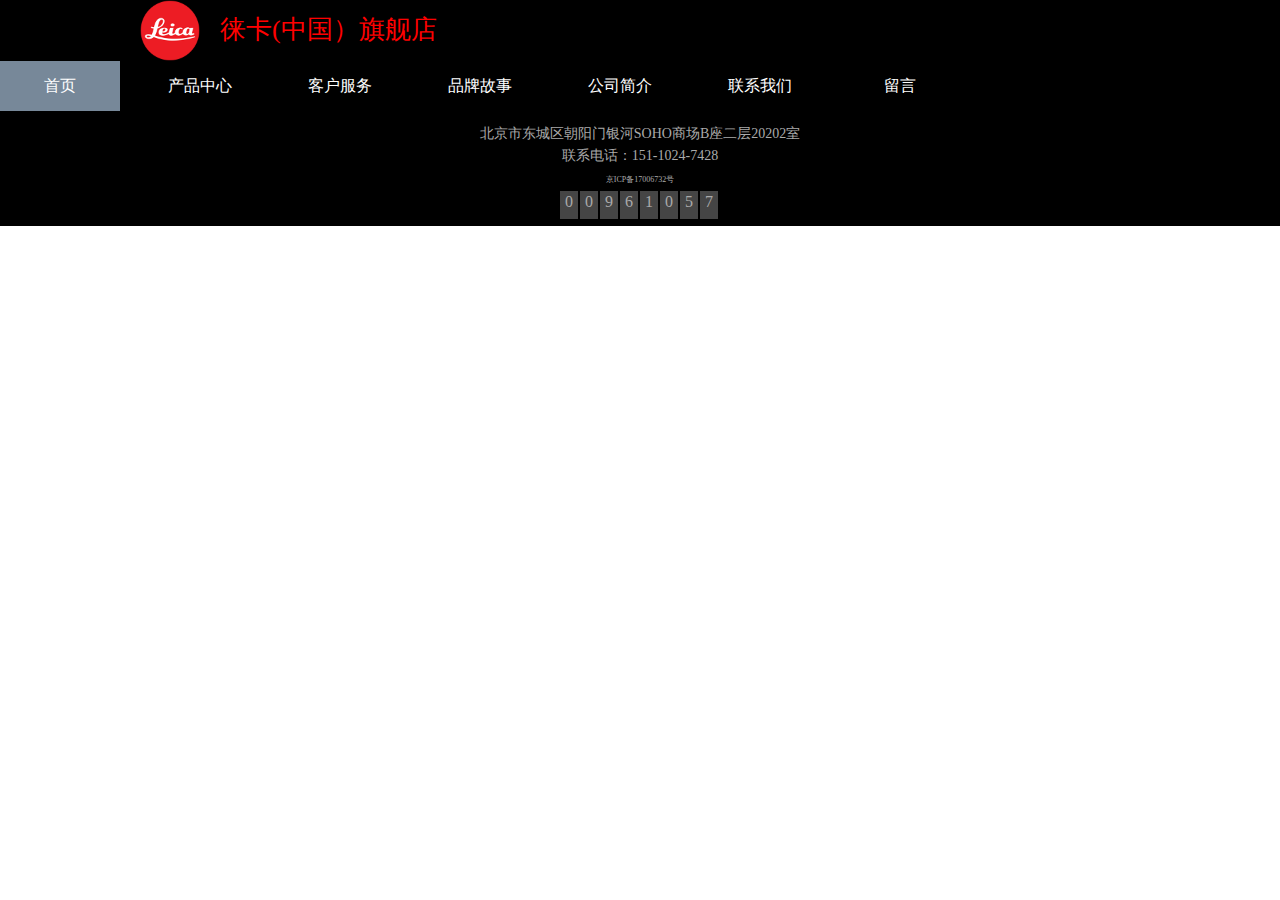
<file: about us.html>
<!DOCTYPE html>
<html>
	<head>
		<meta charset="UTF-8">
		<title></title>
		<link rel="stylesheet" href="css/all.css" />
		<link rel="stylesheet" type="text/css" href="css/product.css"/>
	</head>
	<body>
		<div id="header_wai">
		<div id="header">
			<div id="logo">
				<img src="img/logo.png" style="width:60px;height: 61px;float: left;margin-left: 140px;margin-right: 20px;"/>
				<h1 class="font">徕卡(中国）旗舰店
				</h1>
			</div>
			<div id="nav" style="height: 50px;">
				<ul class="list">
					<li class="tglCol"><a href="#">首页</a></li>
					<li><a href="brand.html">产品中心</a>	<ul class="nList">
						<div class="triangle"></div>
						<li><a href="">徕卡S系列</a></li>
						<li><a href="">徕卡SL系列</a></li>
						<li><a href="">徕卡M系列</a></li>
						<li><a href="">徕卡Q系列</a></li>
						<li><a href="">徕卡T系列</a></li>
						<li><a href="">徕卡X系列</a></li>
						<li><a href="">便携式相机</a></li>
						<li><a href="">苏哈相机</a></li>
					</ul></li>
				
						<li><a href="serve.html">客户服务</a>
						<ul class="nList">
						<div class="triangle"></div>
						<li><a href="">维修保养</a></li>
						
					</ul>
					</li>
					<li><a href="product.html">品牌故事</a></li>
					<li><a href="synopsis.html">公司简介</a></li>
					<li><a href="contact us.html">联系我们</a></li>
					<li><a href="leave word.html">留言</a></li>
				</ul>
			</div>
		</div>
	</div>
	<div id="footer">
			<div id="footer_btm">
				北京市东城区朝阳门银河SOHO商场B座二层20202室<br>
				联系电话：151-1024-7428<br>
				<span>京ICP备17006732号</span><br>
				<ul>
					<li>0</li>
					<li>0</li>
					<li>9</li>
					<li>6</li>
					<li>1</li>
					<li>0</li>
					<li>5</li>
					<li>7</li>
				</ul>
			</div>
		</div>
	</body>
</html>
</file>
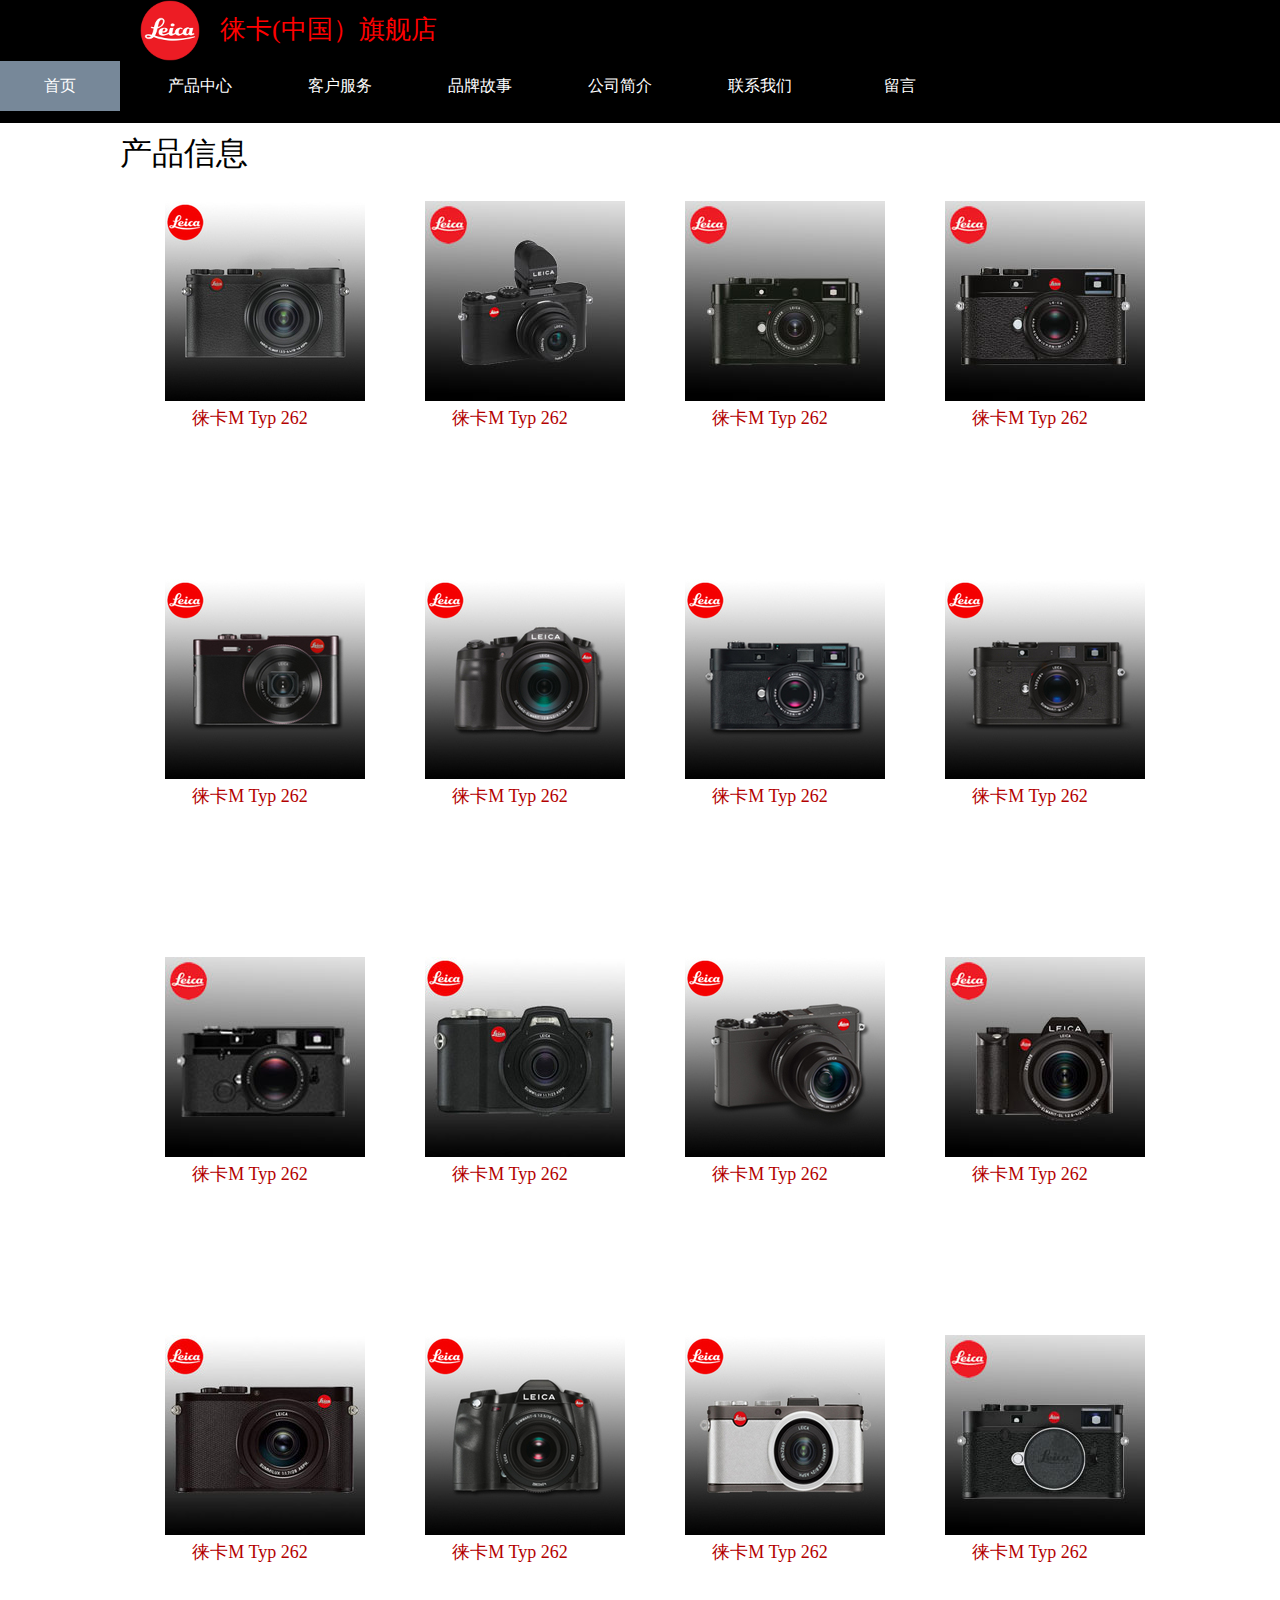
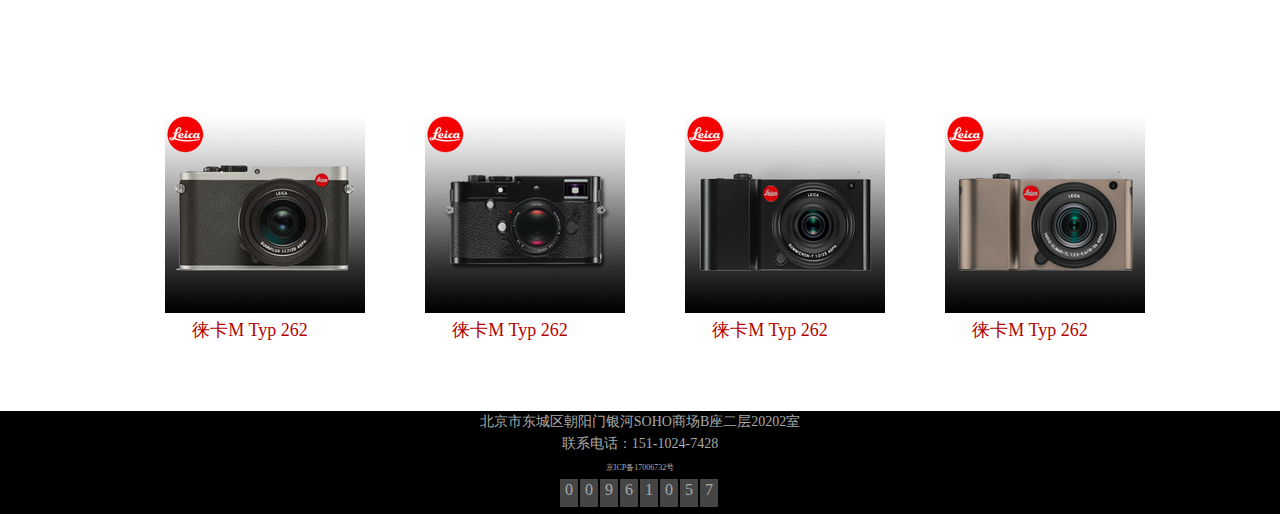
<file: brand.html>
<!DOCTYPE html>
<html>
	<head>
		<meta charset="UTF-8">
		<title></title>
		<link rel="stylesheet" href="css/all.css" />
		<link rel="stylesheet" type="text/css" href="css/brand.css"/>
	</head>
	<body>
		<div id="header_wai">
			
		
		<div id="header">
			<div id="logo">
				<img src="img/logo.png" style="width:60px;height: 61px;float: left;margin-left: 140px;margin-right: 20px;"/>
				<h1 class="font">徕卡(中国）旗舰店
				</h1>
			</div>
			<div id="nav" style="height: 50px;">
				<ul class="list">
					<li class="tglCol"><a href="index.html">首页</a></li>
					<li><a href="brand.html">产品中心</a>	<ul class="nList">
						<div class="triangle"></div>
						<li><a href="">徕卡S系列</a></li>
						<li><a href="">徕卡SL系列</a></li>
						<li><a href="">徕卡M系列</a></li>
						<li><a href="">徕卡Q系列</a></li>
						<li><a href="">徕卡T系列</a></li>
						<li><a href="">徕卡X系列</a></li>
						<li><a href="">便携式相机</a></li>
						<li><a href="">苏哈相机</a></li>
					</ul></li>
				
						<li><a href="serve.html">客户服务</a>
						<ul class="nList">
						<div class="triangle"></div>
						<li><a href="">维修保养</a></li>
						
					</ul>
					</li>
					<li><a href="product.html">品牌故事</a></li>
					<li><a href="synopsis.html">公司简介</a></li>
					<li><a href="contact us.html">联系我们</a></li>
					<li><a href="leave word.html">留言</a></li>
				</ul>
			</div>
		</div>
	</div>
	<div id="content">
		<h1>产品信息</h1>
		<ul class="con_top">
			<li><a href="#"><img src="img/img2/brand1.jpg"></img></a><br><span>徕卡M Typ 262</span></li>
			<li><a href="#"><img src="img/img2/brand2.jpg"></img></a><br><span>徕卡M Typ 262</span></li>
			<li><a href="#"><img src="img/img2/brand3.jpg"></img></a><br><span>徕卡M Typ 262</span></li>
			<li><a href="#"><img src="img/img2/brand4.jpg"></img></a><br><span>徕卡M Typ 262</span></li>
		</ul>
		<ul>
			<li><a href="#"><img src="img/img2/brand5.jpg"></img></a><br><span>徕卡M Typ 262</span></li>
			<li><a href="#"><img src="img/img2/brand6.jpg"></img></a><br><span>徕卡M Typ 262</span></li>
			<li><a href="#"><img src="img/img2/brand7.jpg"></img></a><br><span>徕卡M Typ 262</span></li>
			<li><a href="#"><img src="img/img2/brand8.jpg"></img></a><br><span>徕卡M Typ 262</span></li>
		</ul>
		<ul>
			<li><a href="#"><img src="img/img2/brand9.jpg"></img></a><br><span>徕卡M Typ 262</span></li>
			<li><a href="#"><img src="img/img2/brand10.jpg"></img></a><br><span>徕卡M Typ 262</span></li>
			<li><a href="#"><img src="img/img2/brand11.jpg"></img></a><br><span>徕卡M Typ 262</span></li>
			<li><a href="#"><img src="img/img2/brand12.jpg"></img></a><br><span>徕卡M Typ 262</span></li>
		</ul>
		<ul>
			<li><a href="#"><img src="img/img2/brand13.jpg"></img></a><br><span>徕卡M Typ 262</span></li>
			<li><a href="#"><img src="img/img2/brand14.jpg"></img></a><br><span>徕卡M Typ 262</span></li>
			<li><a href="#"><img src="img/img2/brand15.jpg"></img></a><br><span>徕卡M Typ 262</span></li>
			<li><a href="#"><img src="img/img2/brand16.jpg"></img></a><br><span>徕卡M Typ 262</span></li>
		</ul>
		<ul>
			<li><a href="#"><img src="img/img2/brand17.jpg"></img></a><br><span>徕卡M Typ 262</span></li>
			<li><a href="#"><img src="img/img2/brand18.jpg"></img></a><br><span>徕卡M Typ 262</span></li>
			<li><a href="#"><img src="img/img2/brand19.jpg"></img></a><br><span>徕卡M Typ 262</span></li>
			<li><a href="#"><img src="img/img2/brand20.jpg"></img></a><br><span>徕卡M Typ 262</span></li>
		</ul>
	</div>
	
	
	
	
	
	<div id="footer">
			<div id="footer_btm">
				北京市东城区朝阳门银河SOHO商场B座二层20202室<br>
				联系电话：151-1024-7428<br>
				<span>京ICP备17006732号</span><br>
				<ul>
					<li>0</li>
					<li>0</li>
					<li>9</li>
					<li>6</li>
					<li>1</li>
					<li>0</li>
					<li>5</li>
					<li>7</li>
				</ul>
			</div>
		</div>
	</body>
</html>
</file>
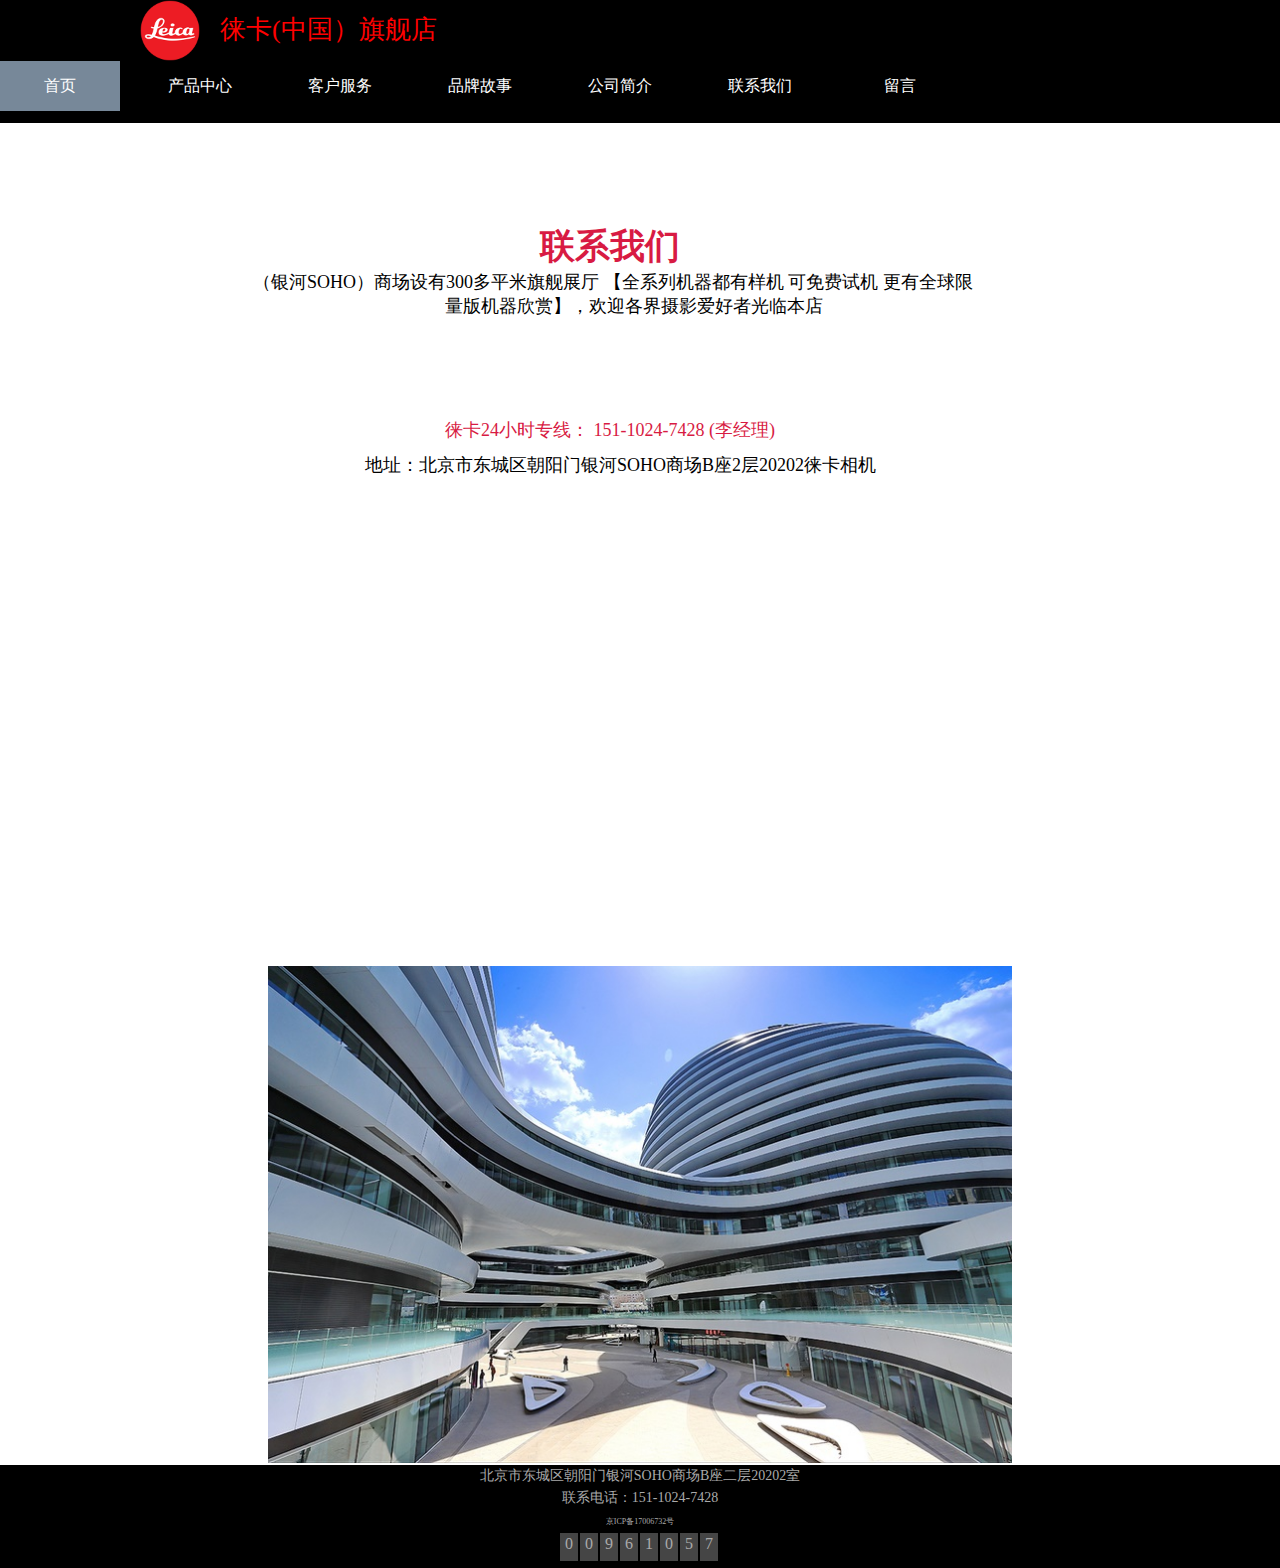
<file: contact us.html>
<!DOCTYPE html>
<html>
	<head>
		<meta charset="UTF-8">
		<title></title>
		<link rel="stylesheet" href="css/all.css" />
		<link rel="stylesheet" type="text/css" href="css/contact us.css"/>
		<script type="text/javascript" src="http://api.map.baidu.com/api?v=2.0&ak=Y3RnxWpUe39eekyTSQzQdCnZRBtZbpvt">   
		</script>
	</head>
	<body>
		<div id="header_wai">
			
		
		<div id="header">
			<div id="logo">
				<img src="img/logo.png" style="width:60px;height: 61px;float: left;margin-left: 140px;margin-right: 20px;"/>
				<h1 class="font">徕卡(中国）旗舰店
				</h1>
			</div>
			<div id="nav" style="height: 50px;">
				<ul class="list">
					<li class="tglCol"><a href="#">首页</a></li>
					<li><a href="brand.html">产品中心</a>	<ul class="nList">
						<div class="triangle"></div>
						<li><a href="">徕卡S系列</a></li>
						<li><a href="">徕卡SL系列</a></li>
						<li><a href="">徕卡M系列</a></li>
						<li><a href="">徕卡Q系列</a></li>
						<li><a href="">徕卡T系列</a></li>
						<li><a href="">徕卡X系列</a></li>
						<li><a href="">便携式相机</a></li>
						<li><a href="">苏哈相机</a></li>
					</ul></li>
				
						<li><a href="serve.html">客户服务</a>
						<ul class="nList">
						<div class="triangle"></div>
						<li><a href="">维修保养</a></li>
						
					</ul>
					</li>
					<li><a href="product.html">品牌故事</a></li>
					<li><a href="synopsis.html">公司简介</a></li>
					<li><a href="contact us.html">联系我们</a></li>
					<li><a href="leave word.html">留言</a></li>
				</ul>
			</div>
		</div>
	</div>
	<div id="content">
		<h1 style="width:200px;font-size: 3.5rem;color: rgb(216, 27, 67);margin-top: 100px;">联系我们</h1>
		<p>（银河SOHO）商场设有300多平米旗舰展厅 【全系列机器都有样机 可免费试机 更有全球限</p>                                         		<p style="width: 390px;">量版机器欣赏】，欢迎各界摄影爱好者光临本店</p>
		<p style="margin-top: 100px;color: rgb(216, 27, 67);width: 390px;">徕卡24小时专线： 151-1024-7428 (李经理)</p><br>
        <p style="margin-bottom:100px;width: 550px;">地址：北京市东城区朝阳门银河SOHO商场B座2层20202徕卡相机</p>
        <div>
        	<!--地图-->
			<div id="container" style="width: 744px;height: 339px;"></div>
			<img src="img/img2/con4.jpg"/>
        </div>
	</div>
	<div id="footer">
			<div id="footer_btm">
				北京市东城区朝阳门银河SOHO商场B座二层20202室<br>
				联系电话：151-1024-7428<br>
				<span>京ICP备17006732号</span><br>
				<ul>
					<li>0</li>
					<li>0</li>
					<li>9</li>
					<li>6</li>
					<li>1</li>
					<li>0</li>
					<li>5</li>
					<li>7</li>
				</ul>
			</div>
		</div>
	</body>
</html>
<script type="text/javascript">
	var map = new BMap.Map("container");          // 创建地图实例
	var point = new BMap.Point(116.404, 39.915);  // 创建点坐标
	map.centerAndZoom(point, 15); 
	// 初始化地图，设置中心点坐标和地图级别
</script>
</file>
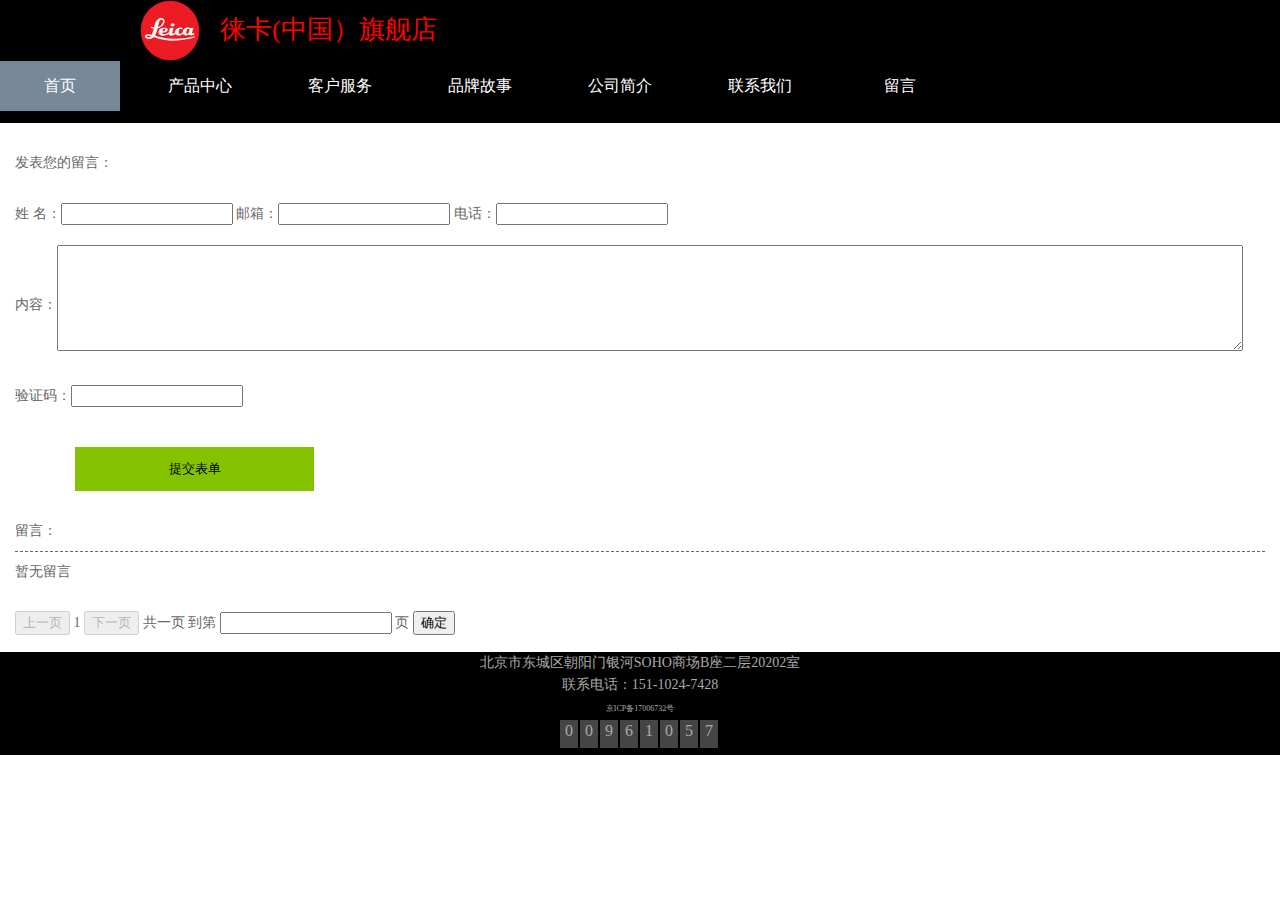
<file: leave word.html>
<!DOCTYPE html>
<html>
	<head>
		<meta charset="UTF-8">
		<title></title>
		<link rel="stylesheet" href="css/all.css" />
		<link rel="stylesheet" type="text/css" href="css/leave word.css"/>
	</head>
	<body>
		<div id="header_wai">
			<div id="header">
				<div id="logo">
					<img src="img/logo.png" style="width:60px;height: 61px;float: left;margin-left: 140px;margin-right: 20px;"/>
					<h1 class="font">徕卡(中国）旗舰店
					</h1>
				</div>
				<div id="nav" style="height: 50px;">
					<ul class="list">
						<li class="tglCol"><a href="index.html">首页</a></li>
						<li><a href="brand.html">产品中心</a>	<ul class="nList">
							<div class="triangle"></div>
							<li><a href="">徕卡S系列</a></li>
							<li><a href="">徕卡SL系列</a></li>
							<li><a href="">徕卡M系列</a></li>
							<li><a href="">徕卡Q系列</a></li>
							<li><a href="">徕卡T系列</a></li>
							<li><a href="">徕卡X系列</a></li>
							<li><a href="">便携式相机</a></li>
							<li><a href="">苏哈相机</a></li>
						</ul>
						</li>
						<li><a href="serve.html">客户服务</a>
							<ul class="nList">
							<div class="triangle"></div>
							<li><a href="">维修保养</a></li>
						</ul>
						</li>
						<li><a href="product.html">品牌故事</a></li>
						<li><a href="synopsis.html">公司简介</a></li>
						<li><a href="contact us.html">联系我们</a></li>
						<li><a href="leave word.html">留言</a></li>
					</ul>
				</div>
			</div>
	</div>
	<div id="content">
		<p >发表您的留言：</p>
		<form action="">
			姓 名：<input type="text" />
			邮箱：<input type="text" />
			电话：<input type="text" /><br>
			<div class="txt">内容：</div>
			<textarea style="height: 100px; float: left;width: 1180px;"></textarea>
			<div style="clear: both;"></div>
			验证码：<input type="text"/><br>
			<input type="submit" class="sub" value="提交表单" style="background: #85C300;border: none;"/><br>
			<div style="border-bottom: dashed 1px #666666;">
				留言：
			</div>
			<div>暂无留言</div>	
		</form>
		<button disabled="disabled">上一页</button>
		1
		<button disabled="disabled">下一页</button>
		共一页      到第
		<input type="text" />
		页
		<button style="">确定</button>
	</div>
	<div id="footer">
			<div id="footer_btm">
				北京市东城区朝阳门银河SOHO商场B座二层20202室<br>
				联系电话：151-1024-7428<br>
				<span>京ICP备17006732号</span><br>
				<ul>
					<li>0</li>
					<li>0</li>
					<li>9</li>
					<li>6</li>
					<li>1</li>
					<li>0</li>
					<li>5</li>
					<li>7</li>
				</ul>
			</div>
		</div>
	</body>
</html>
</file>
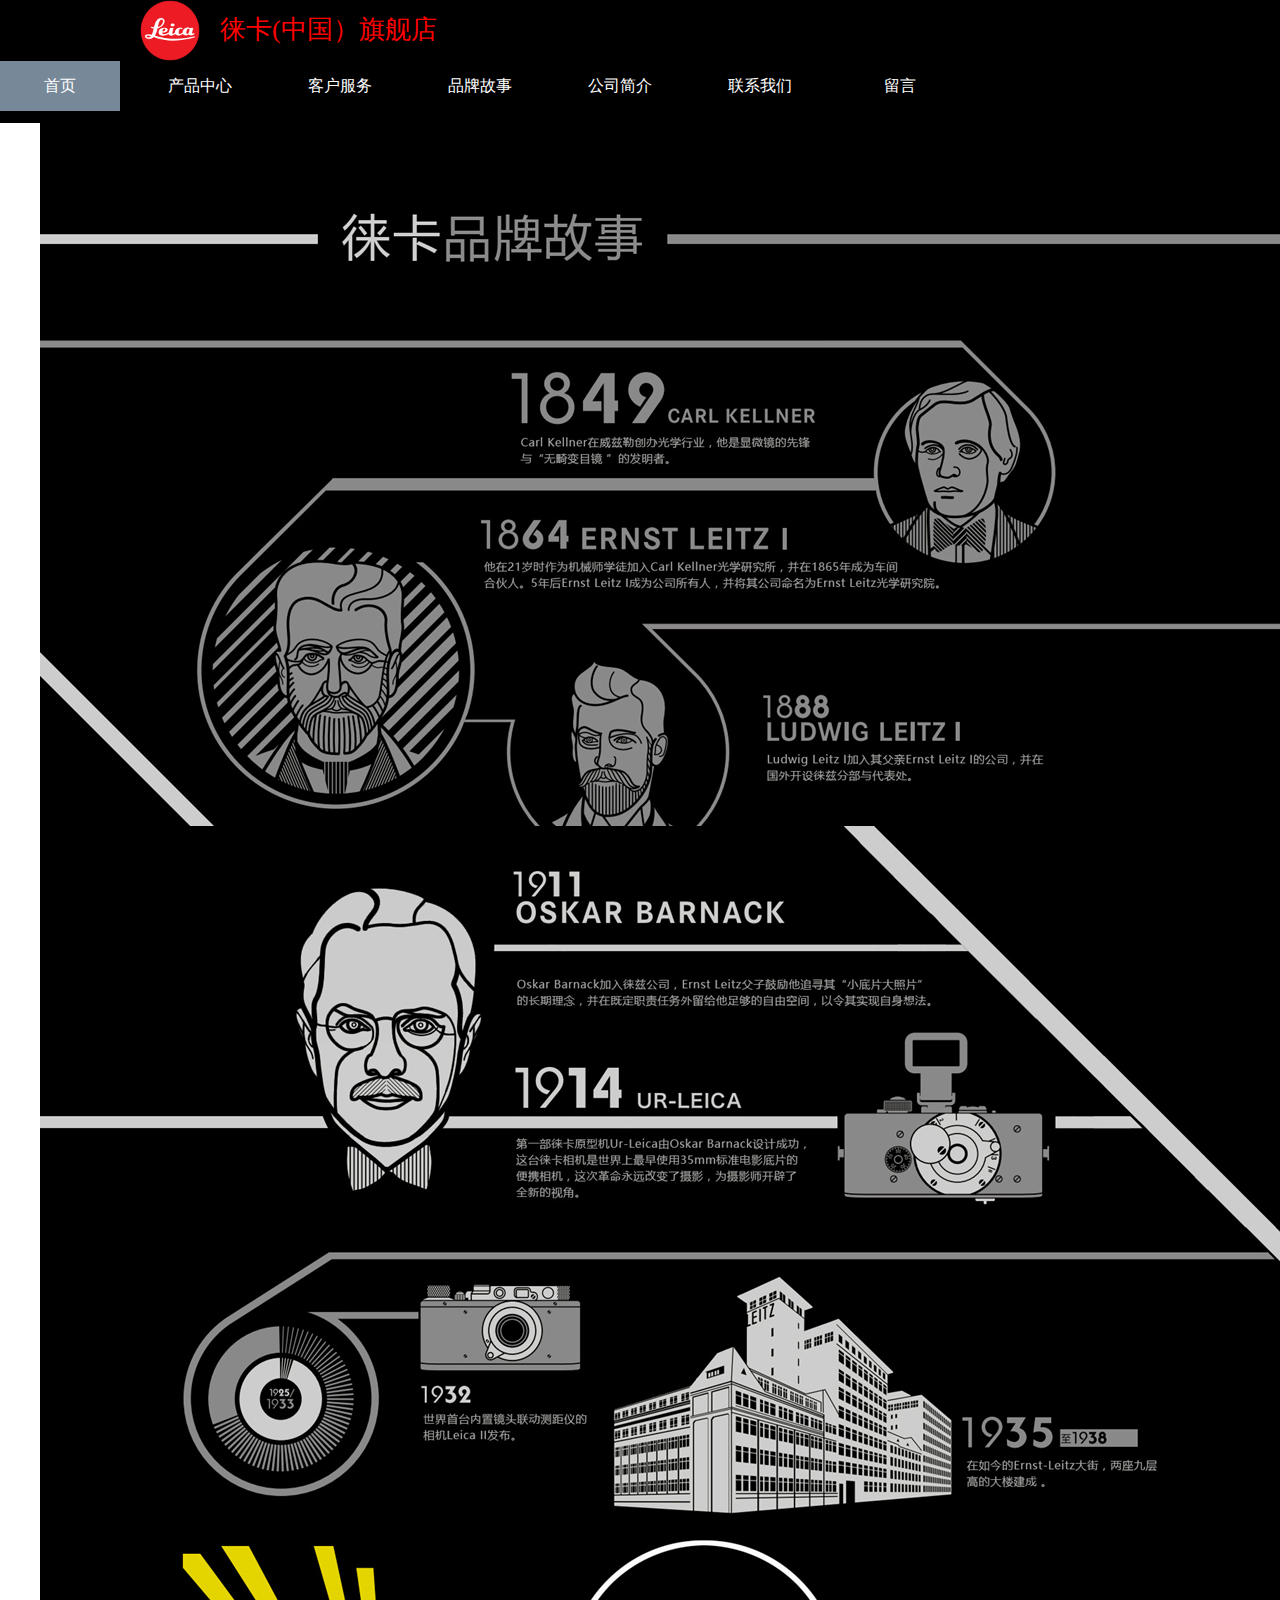
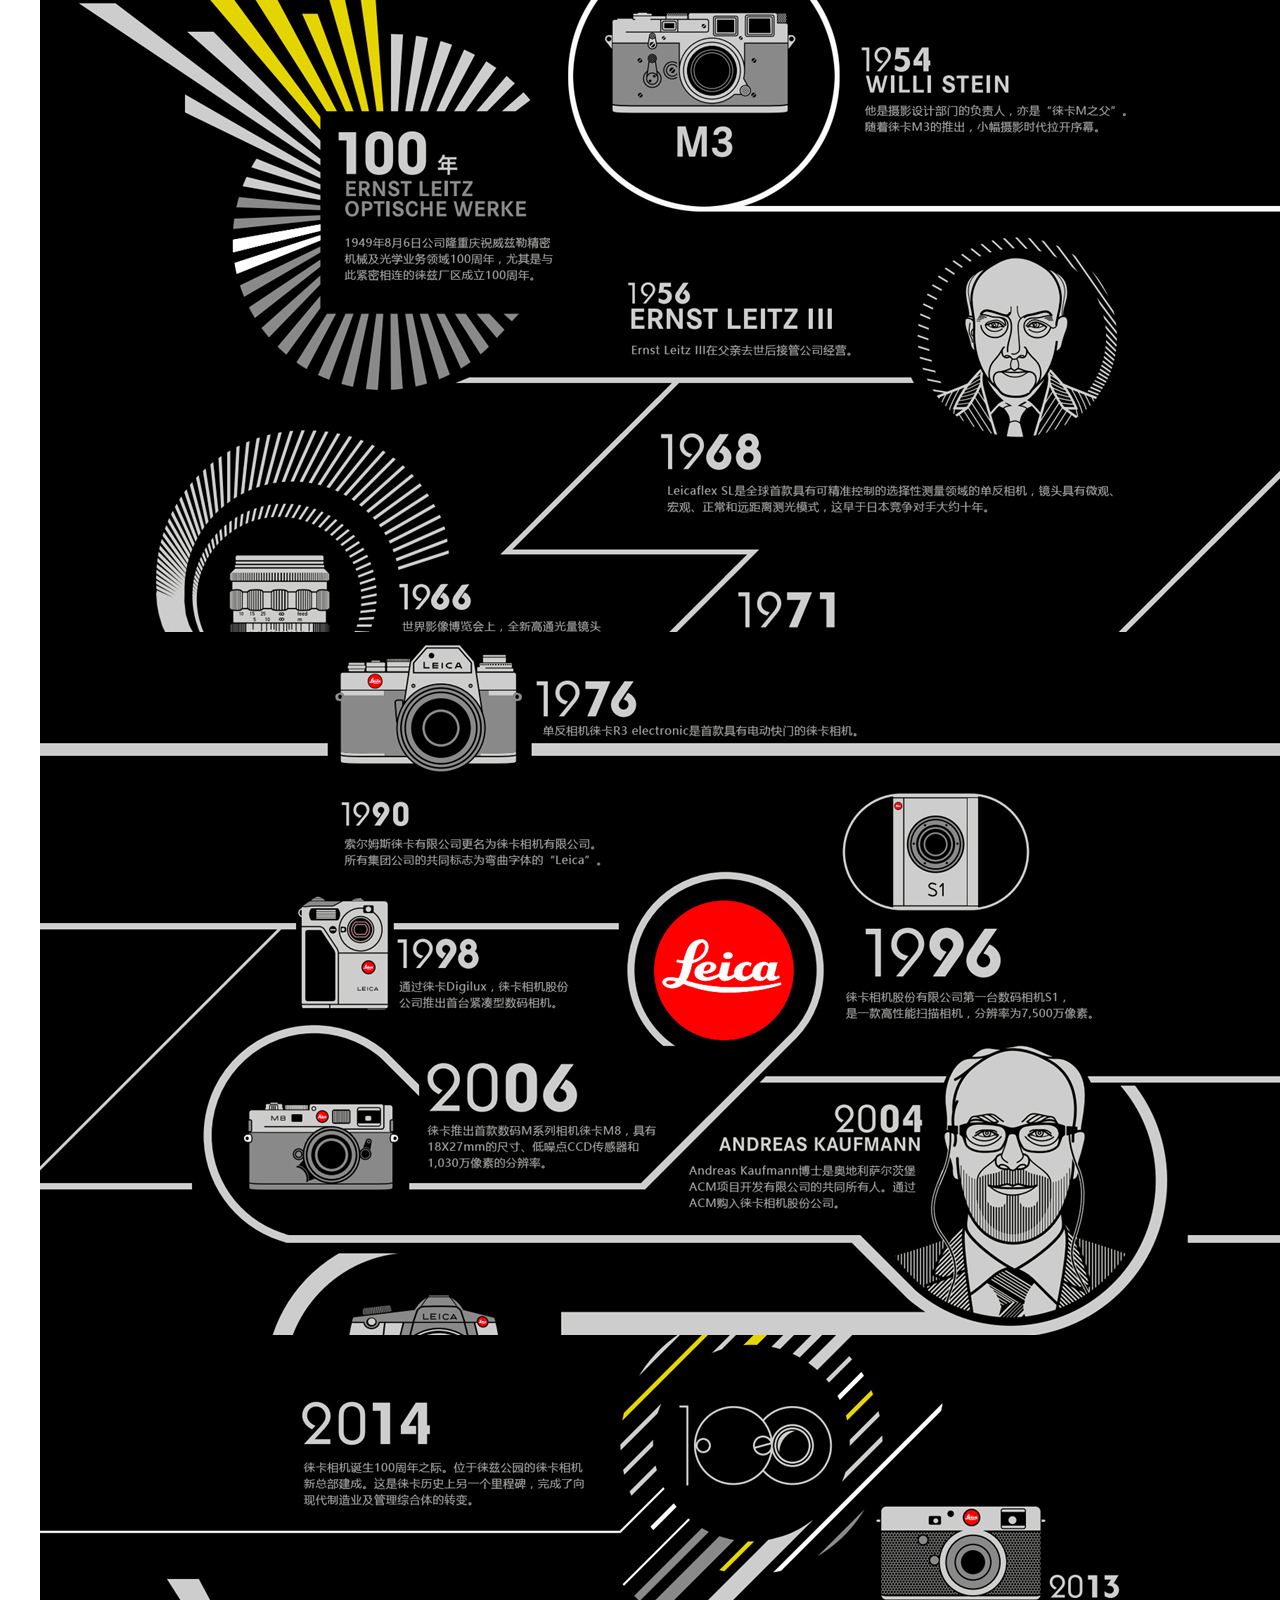
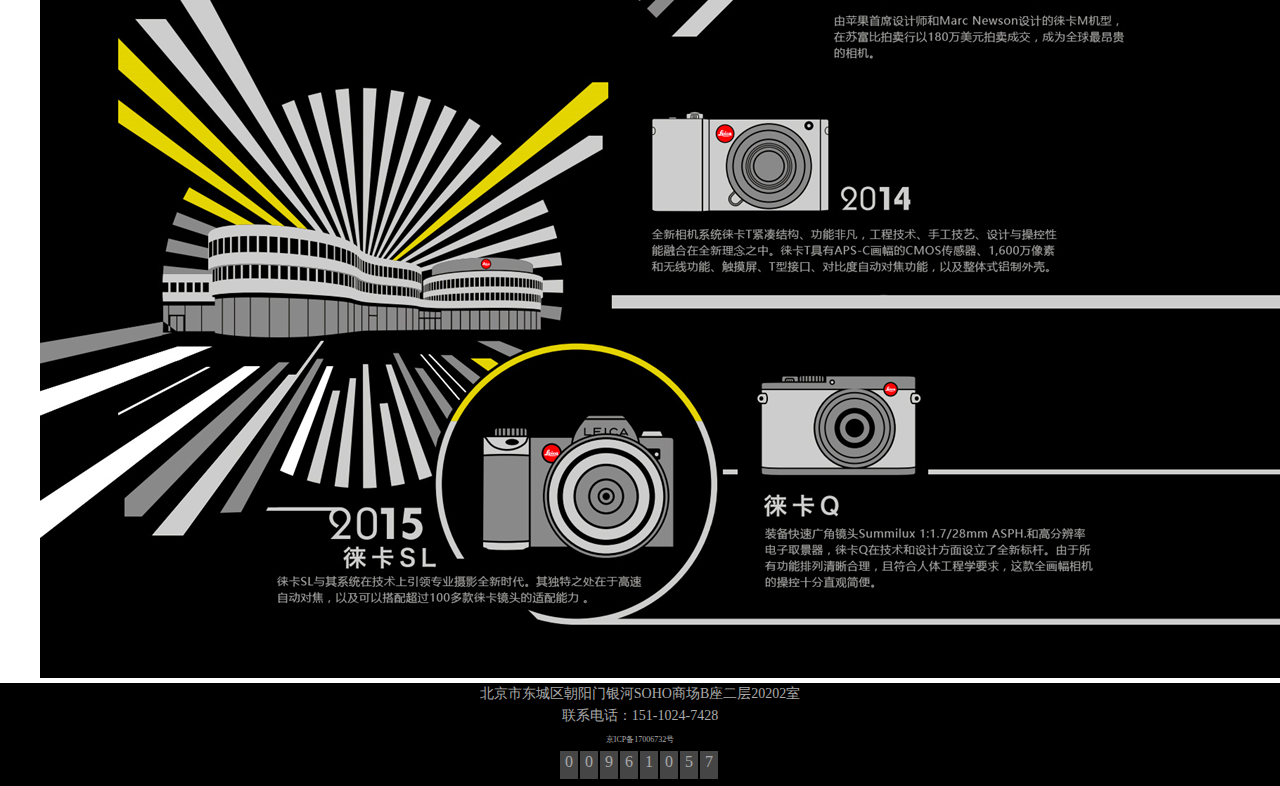
<file: product.html>
<!DOCTYPE html>
<html>
	<head>
		<meta charset="UTF-8">
		<title></title>
		<link rel="stylesheet" href="css/all.css" />
		<link rel="stylesheet" type="text/css" href="css/product.css"/>
	</head>
	<body>
		<div id="header_wai">
			
		
		<div id="header">
			<div id="logo">
				<img src="img/logo.png" style="width:60px;height: 61px;float: left;margin-left: 140px;margin-right: 20px;"/>
				<h1 class="font">徕卡(中国）旗舰店
				</h1>
			</div>
			<div id="nav" style="height: 50px;">
				<ul class="list">
					<li class="tglCol"><a href="#">首页</a></li>
					<li><a href="brand.html">产品中心</a>	<ul class="nList">
						<div class="triangle"></div>
						<li><a href="">徕卡S系列</a></li>
						<li><a href="">徕卡SL系列</a></li>
						<li><a href="">徕卡M系列</a></li>
						<li><a href="">徕卡Q系列</a></li>
						<li><a href="">徕卡T系列</a></li>
						<li><a href="">徕卡X系列</a></li>
						<li><a href="">便携式相机</a></li>
						<li><a href="">苏哈相机</a></li>
					</ul></li>
				
					<li><a href="serve.html">客户服务</a>
						<ul class="nList">
						<div class="triangle"></div>
						<li><a href="">维修保养</a></li>
						
					</ul>
					</li>
					<li><a href="product.html">品牌故事</a></li>
					<li><a href="synopsis.html">公司简介</a></li>
					<li><a href="contact us.html">联系我们</a></li>
					<li><a href="leave word.html">留言</a></li>
				</ul>
			</div>
		</div>
	</div>
	<div id="content">
		<ul>
			<li><img src="img/img2/con3_1 .jpg"/></li>
			<li><img src="img/img2/con3_2.jpg"/></li>
			<li><img src="img/img2/con3_3.jpg"/></li>
			<li><img src="img/img2/con3_4.jpg"/></li>
			<li><img src="img/img2/con3_5.jpg"/></li>
		</ul>
		
		
		
		
		
	</div>
	<div id="footer">
			<div id="footer_btm">
				北京市东城区朝阳门银河SOHO商场B座二层20202室<br>
				联系电话：151-1024-7428<br>
				<span>京ICP备17006732号</span><br>
				<ul>
					<li>0</li>
					<li>0</li>
					<li>9</li>
					<li>6</li>
					<li>1</li>
					<li>0</li>
					<li>5</li>
					<li>7</li>
				</ul>
			</div>
		</div>
	</body>
</html>
</file>
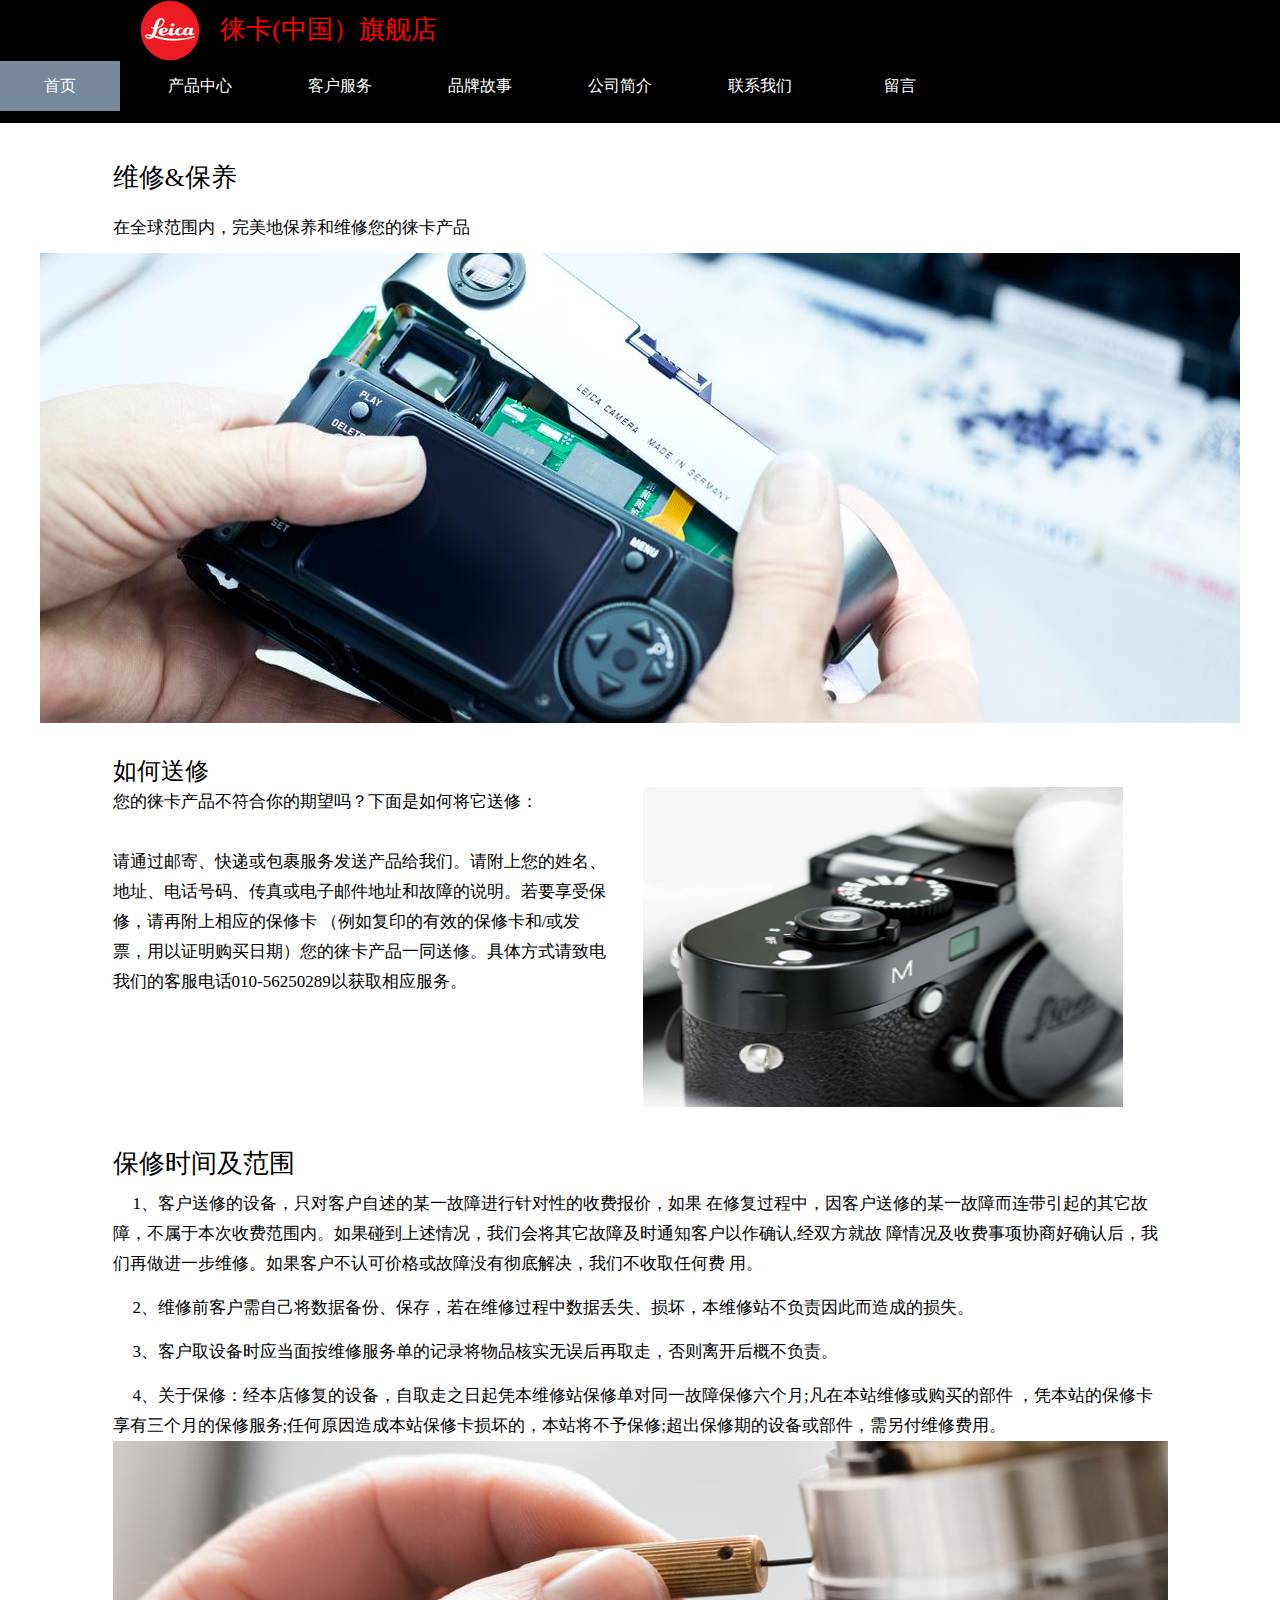
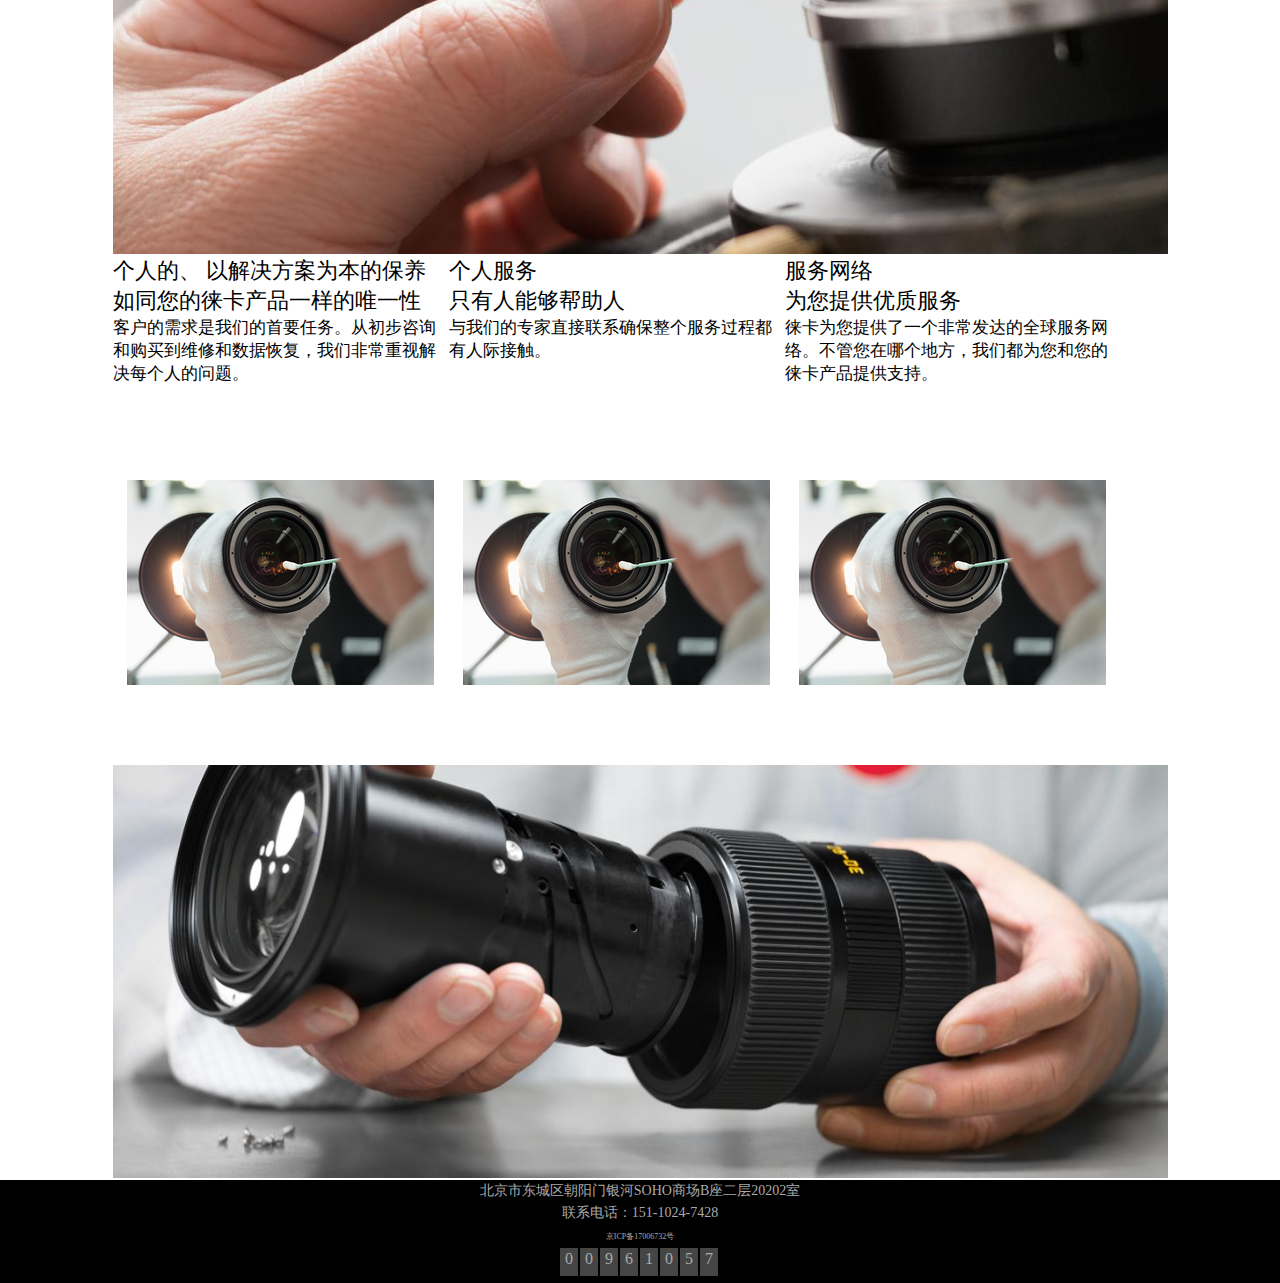
<file: serve.html>
<!DOCTYPE html>
<html>
	<head>
		<meta charset="UTF-8">
		<title></title>
		<link rel="stylesheet" href="css/all.css" />
		<link rel="stylesheet" type="text/css" href="css/sever.css"/>
	</head>
	<body>
		<div id="header_wai">
		<div id="header">
			<div id="logo">
				<img src="img/logo.png" style="width:60px;height: 61px;float: left;margin-left: 140px;margin-right: 20px;"/>
				<h1 class="font">徕卡(中国）旗舰店
				</h1>
			</div>
			<div id="nav" style="height: 50px;">
				<ul class="list">
					<li class="tglCol"><a href="#">首页</a></li>
					<li><a href="brand.html">产品中心</a>	<ul class="nList">
						<div class="triangle"></div>
						<li><a href="">徕卡S系列</a></li>
						<li><a href="">徕卡SL系列</a></li>
						<li><a href="">徕卡M系列</a></li>
						<li><a href="">徕卡Q系列</a></li>
						<li><a href="">徕卡T系列</a></li>
						<li><a href="">徕卡X系列</a></li>
						<li><a href="">便携式相机</a></li>
						<li><a href="">苏哈相机</a></li>
					</ul></li>
						<li><a href="serve.html">客户服务</a>
						<ul class="nList">
						<div class="triangle"></div>
						<li><a href="">维修保养</a></li>
					</ul>
					</li>
					<li><a href="product.html">品牌故事</a></li>
					<li><a href="synopsis.html">公司简介</a></li>
					<li><a href="contact us.html">联系我们</a></li>
					<li><a href="leave word.html">留言</a></li>
				</ul>
			</div>
		</div>
	</div>
	<div id="content">
		<div class="con_top">
				<h1>维修&保养</h1>
		<p>在全球范围内，完美地保养和维修您的徕卡产品</p>
		</div>
		<div>
			<img src="img/img2/big1.jpg"/>
		</div>
		<div class="con_mid">
			<h2>如何送修</h2>
			<p>您的徕卡产品不符合你的期望吗？下面是如何将它送修：</p>
			<p><br></p>
<p>请通过邮寄、快递或包裹服务发送产品给我们。请附上您的姓名、地址、电话号码、传真或电子邮件地址和故障的说明。若要享受保修，请再附上相应的保修卡 （例如复印的有效的保修卡和/或发票，用以证明购买日期）您的徕卡产品一同送修。具体方式请致电我们的客服电话010-56250289以获取相应服务。</p>
			<img src="img/l2.png"/>
		</div>
		<div id="con_mid2">
		<h1>保修时间及范围</h1>
			<p> 1、客户送修的设备，只对客户自述的某一故障进行针对性的收费报价，如果 在修复过程中，因客户送修的某一故障而连带引起的其它故障，不属于本次收费范围内。如果碰到上述情况，我们会将其它故障及时通知客户以作确认,经双方就故 障情况及收费事项协商好确认后，我们再做进一步维修。如果客户不认可价格或故障没有彻底解决，我们不收取任何费
用。</p>
　　<p>2、维修前客户需自己将数据备份、保存，若在维修过程中数据丢失、损坏，本维修站不负责因此而造成的损失。</p>
　　<p>3、客户取设备时应当面按维修服务单的记录将物品核实无误后再取走，否则离开后概不负责。</p>
　　<p>4、关于保修：经本店修复的设备，自取走之日起凭本维修站保修单对同一故障保修六个月;凡在本站维修或购买的部件
，凭本站的保修卡享有三个月的保修服务;任何原因造成本站保修卡损坏的，本站将不予保修;超出保修期的设备或部件，需另付维修费用。</p>
		<img src="img/img2/bg.jpg" alt="" />
	</div>	
	<div id="con_bot">
		<ul>
			<li><span class="black big">个人的、 以解决方案为本的保养
</span><br><span class="gray big">如同您的徕卡产品一样的唯一性</span><br><span class="small gray">客户的需求是我们的首要任务。从初步咨询和购买到维修和数据恢复，我们非常重视解决每个人的问题。</span></li>
			<li><span class="black big">个人服务
</span><br><span class="gray big">只有人能够帮助人</span><br><span class="small gray">
与我们的专家直接联系确保整个服务过程都有人际接触。</span></li>
			<li><span class="black big">服务网络
</span><br><span class="gray big">为您提供优质服务</span><br><span class="small gray">徕卡为您提供了一个非常发达的全球服务网络。不管您在哪个地方，我们都为您和您的徕卡产品提供支持。</span></li>
	</ul>
		<img src="img/img2/bot.jpg" alt="" />
	</div>
	</div>
	<div id="footer">
			<div id="footer_btm">
				北京市东城区朝阳门银河SOHO商场B座二层20202室<br>
				联系电话：151-1024-7428<br>
				<span>京ICP备17006732号</span><br>
				<ul>
					<li>0</li>
					<li>0</li>
					<li>9</li>
					<li>6</li>
					<li>1</li>
					<li>0</li>
					<li>5</li>
					<li>7</li>
				</ul>
			</div>
		</div>
	</body>
</html>
</file>
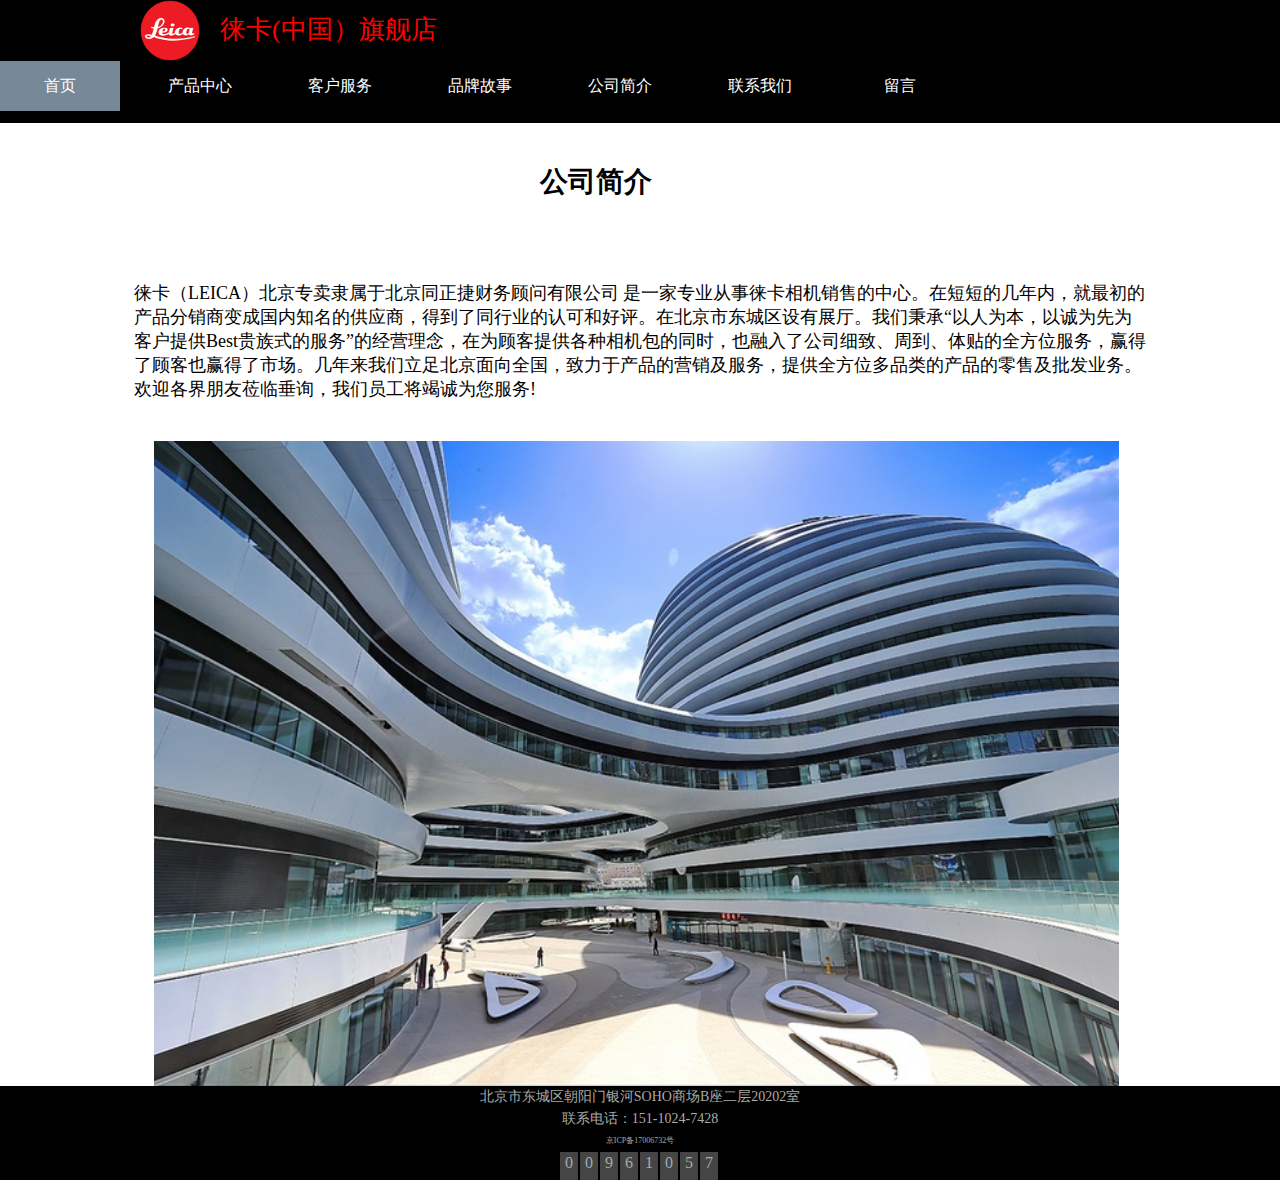
<file: synopsis.html>
<html>
	<head>
		<meta charset="UTF-8">
		<title></title>
		<link rel="stylesheet" href="css/all.css" />
		<link rel="stylesheet" type="text/css" href="css/synopsis.css"/>
	</head>
	<body>
		<div id="header_wai">
		<div id="header">
			<div id="logo">
				<img src="img/logo.png" style="width:60px;height: 61px;float: left;margin-left: 140px;margin-right: 20px;"/>
				<h1 class="font">徕卡(中国）旗舰店
				</h1>
			</div>
			<div id="nav" style="height: 50px;">
				<ul class="list">
					<li class="tglCol"><a href="#">首页</a></li>
					<li><a href="brand.html">产品中心</a>	<ul class="nList">
						<div class="triangle"></div>
						<li><a href="">徕卡S系列</a></li>
						<li><a href="">徕卡SL系列</a></li>
						<li><a href="">徕卡M系列</a></li>
						<li><a href="">徕卡Q系列</a></li>
						<li><a href="">徕卡T系列</a></li>
						<li><a href="">徕卡X系列</a></li>
						<li><a href="">便携式相机</a></li>
						<li><a href="">苏哈相机</a></li>
					</ul></li>
				
						<li><a href="serve.html">客户服务</a>
						<ul class="nList">
						<div class="triangle"></div>
						<li><a href="">维修保养</a></li>
						
					</ul>
					</li>
					<li><a href="product.html">品牌故事</a></li>
					<li><a href="synopsis.html">公司简介</a></li>
					<li><a href="contact us.html">联系我们</a></li>
					<li><a href="leave word.html">留言</a></li>
				</ul>
			</div>
		</div>
	</div>
	<div id="content">
		<h1><b>公司简介</b></h1>
		<p>徕卡（LEICA）北京专卖隶属于北京同正捷财务顾问有限公司 是一家专业从事徕卡相机销售的中心。在短短的几年内，就最初的产品分销商变成国内知名的供应商，得到了同行业的认可和好评。在北京市东城区设有展厅。我们秉承“以人为本，以诚为先为客户提供Best贵族式的服务”的经营理念，在为顾客提供各种相机包的同时，也融入了公司细致、周到、体贴的全方位服务，赢得了顾客也赢得了市场。几年来我们立足北京面向全国，致力于产品的营销及服务，提供全方位多品类的产品的零售及批发业务。欢迎各界朋友莅临垂询，我们员工将竭诚为您服务!</p>
		<img src="img/img2/con4.jpg"/>
	</div>
	<div id="footer">
			<div id="footer_btm">
				北京市东城区朝阳门银河SOHO商场B座二层20202室<br>
				联系电话：151-1024-7428<br>
				<span>京ICP备17006732号</span><br>
				<ul>
					<li>0</li>
					<li>0</li>
					<li>9</li>
					<li>6</li>
					<li>1</li>
					<li>0</li>
					<li>5</li>
					<li>7</li>
				</ul>
			</div>
		</div>
	</body>
</html>
</file>
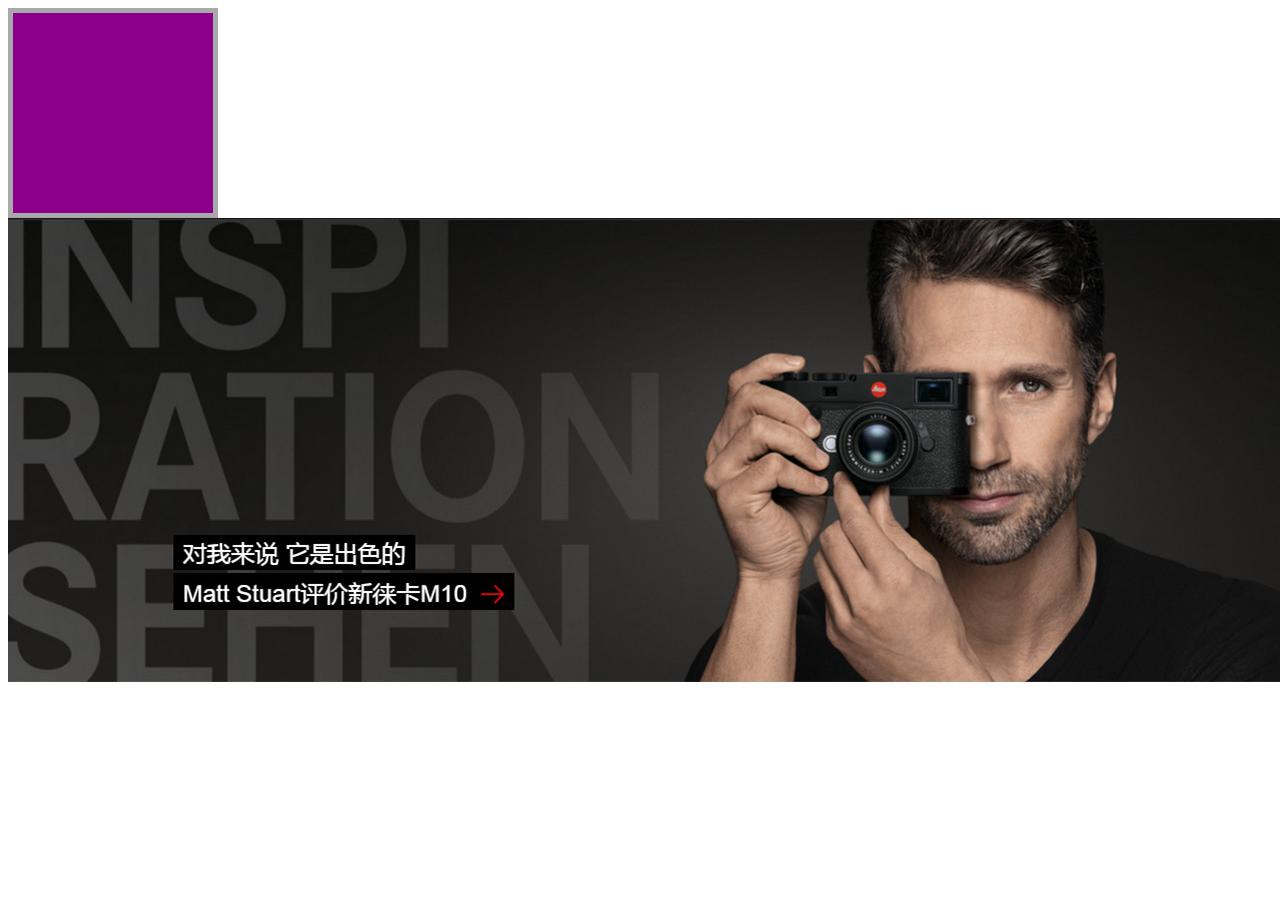
<file: test.html>
<!DOCTYPE html>
<html>
	<head>
		<meta charset="UTF-8">
		<title></title>
		<style>
			#box{
				width: 200px;
				height: 200px;
				background: darkmagenta;
				 border: 5px solid darkgrey;
				 z-index: 5;
			}
			
		</style>
		<script>
			window.onload=function(){
			
				var oBox=document.getElementById("box")
				//ShowObjProperty(oBox) 
				
				var iw=oBox.getAttribute("style")
				alert(iw)
			}
		
		function ShowObjProperty(Obj) 
		{ 
		var PropertyList=''; 
		var PropertyCount=0; 
		for(i in Obj){ 
		if(Obj.i !=null) 
		PropertyList=PropertyList+i+'属性：'+Obj.i+'\r\n'; 
		else 
		PropertyList=PropertyList+i+'方法\r\n'; 
		} 
		alert(PropertyList); 
		} 
		</script>	
			
		
	</head>
	<body>
		<div id="box">
		</div>
		<img src="img/banner1.jpg" id="tu"/>
	</body>
</html>
</file>
<file: css/all.css>
*{
	margin: 0 auto;
	font-family:"微软雅黑" ;
}
ul{
	list-style: none;
	
}
li{
	float: left;
	margin-right: 20px;
}
a{
	display: block;
	text-decoration: none;
	text-align: center;
	color: white;
	font-weight: normal;
	font-size: 16px;
	width: 120px;
}
.tglCol{
	background: lightslategrey;
}
.list li{
	position: relative;
}
.list li a{
	display: block;
	text-decoration: none;
	text-align: center;
	color: white;
	font-weight: normal;
	font-size: 16px;
	width: 120px;
}
.list li a:hover{
	background: lightslategrey;;
}
.nList{
	display: none;
	position: absolute;
	float:none;
	padding: 0;
}
.nList li{
	float: none;
	background:black;
}
/*小三角*/
.triangle{
	width: 0;
    height: 0;
    border-left: 4px solid transparent;
    border-right: 4px solid transparent;
    border-bottom: 8px solid black;
}
.nList li a{
	height: 45px;
	width: 120px;
	
}
html{
	font-size: 62.5%;
}
body{
	
	width: 100%;
	color: white;
	background: #171717;
	margin: 0 auto;
}
#header{
	background: #171717;
	width: 1334px;
	color: red;
}
.font{
	font-size: 2.6rem;
	line-height: 60px;
	font-weight: 100;
}
.float{
	float: right;
	margin-right: 140px;
}
#nav{
	background: black;
	line-height: 50px;
}
.list{
	height: 100%;
    padding: 0;
    clear: both;
}
#footer_btm{
	font-size:1.4rem;
	text-align: center;
	line-height: 2.2rem;
	color: #AAAAAA;
	background: black;
}
#footer_btm ul{
	display: inline-block;
	margin: 0 auto;
	padding: 0;
}
#footer_btm span{
	font-size: 0.8rem;
}
#footer_btm ul li{
	margin: 0px;
	width: 18px;
	height:28px;
	background: #454545;
	margin-right: 2px;
	font-size: 1.6rem;
}
</file>
<file: css/product.css>
body{
	color: black;
	background: white;
}
#header_wai{
	width: 100%;
	height: 123px;
	background: black;
}
#header{
	background: black;
}
#footer{
	clear:both;
	}
#content{
	width: 1350px;
}	
#content ul{
	/*float:left;*/
	height:3760px;
}
#content ul li{

	height: 703px;
	
}
</file>
<file: css/brand.css>
*{padding: 0;
margin: 0 auto;
}
body{
	color: black;
	background: white;
}
#header_wai{
	width: 100%;
	height: 123px;
	background: black;
}
#header{
	background: black;
}
#footer{
	clear:both;
	}
#content{
	width: 1040px;
}
#content h1{
	font-size: 3.2rem;
	font-family:"微软雅黑";
	line-height: 60px;
	font-weight: 100;
}
#content .con_top{
	padding-top: 18px;
}
#content ul{
	height: 218px;
	padding-top: 80px;
	margin-bottom: 80px;
}
#content ul li{
	float: left;
	width: 260px;
	margin-right: 0px;
	text-align: center;
	color:#B30000;
	font-size: 1.8rem;
}
#content ul li a{
	display: inline-block;
	width: 200px;
	text-align: center;
	margin-left: 30px;
}
#content ul li img{
	width: 200px;
	height: 200px;
}
</file>
<file: css/contact us.css>
body{
	color: black;
	background: white;
}
#header_wai{
	width: 100%;
	height: 123px;
	background: black;
}
#header{
	background: black;
}
#footer{
	clear:both;
	}
#content{
	width: 774px;
}
#content img{
	width: 744px;
	margin-left: 15px;
	margin-top: 50px;
}	
#content p{
	font-size:1.8rem;
}
</file>
<file: css/leave word.css>
body{
	color: black;
	background: white;
}
#header_wai{
	width: 100%;
	height: 123px;
}
#header,#header_wai{
	background: black;
}
#footer{
	clear:both;
	}
#content{
	width: 1250px;
	height: 509px;
	color:#666666;
	font-size: 1.4rem;
	line-height: 40px;
	padding-top: 20px;
}
#content input{
	margin:20px auto;
}	
#content .sub{
	margin-left: 60px;
	height: 44px;
	width: 239px;
}
#content .txt{
	margin:10px auto;
	line-height: 100px;
	float: left;
}
</file>
<file: css/sever.css>
body{
	color: black;
	background: white;
}
#header_wai{
	width: 100%;
	height: 123px;
	background: black;
}
#header{
	background: black;
}
#footer{
	clear:both;
	}
#content{
	width: 1200px;
	
}
#content .con_top,.con_mid,#con_mid2,#con_mid2 img,#con_bot,#con_bot img{
	width: 1055px;
}
#content h1{
	margin-top: 30px;
	line-height:50px;
	font-size: 2.6rem;
	
	font-weight: 100;
}
#content p{
	line-height: 50px;
}
#content p,.small{
	font-size: 1.7rem;
	
}
#content .con_mid p{
	width: 500px;
	float: left;
	margin-right: 30px;
}
#con_mid2 p{
	text-indent: 2rem;
}
#content .con_mid img{
	width: 480px;
	height: 320px;
}
#content .con_mid p,#con_mid2 p{
	line-height:30px;
}
#content .con_mid h2{
	margin-top: 30px;
	font-size: 2.4rem;
	font-weight: 100;
}
#con_bot ul{
	margin-bottom: 80px;
}
#con_bot ul,#con_bot ul li{
	padding: 0;
	float: left;
	
	margin-right: 0;
	height: 429px;
}
#con_bot ul li{
	width: 336px;
	background: url(../img/img2/bg1.png) no-repeat center bottom;
}
#con_bot ul li span{
	font-size:
}
.big{
	font-size:2.2rem;
}
</file>
<file: css/synopsis.css>
body{
	color: black;
	background: white;
}
#header_wai{
	width: 100%;
	height: 123px;
	background: black;
}
#header{
	background: black;
}
#footer{
	clear:both;
	}
#content{
	width: 1012px;
}
#content h1{
	margin-top: 40px;
	width: 200px;
	font-size:2.8rem;
	font-weight:400;
	font-family:"微软雅黑";
}
#content p{
	margin-top: 80px;
	margin-bottom: 40px;
	font-size:1.8rem;
	font-family:"微软雅黑";
}
#content img{
	width: 965px;
	margin-left:20px;
	}
</file>
